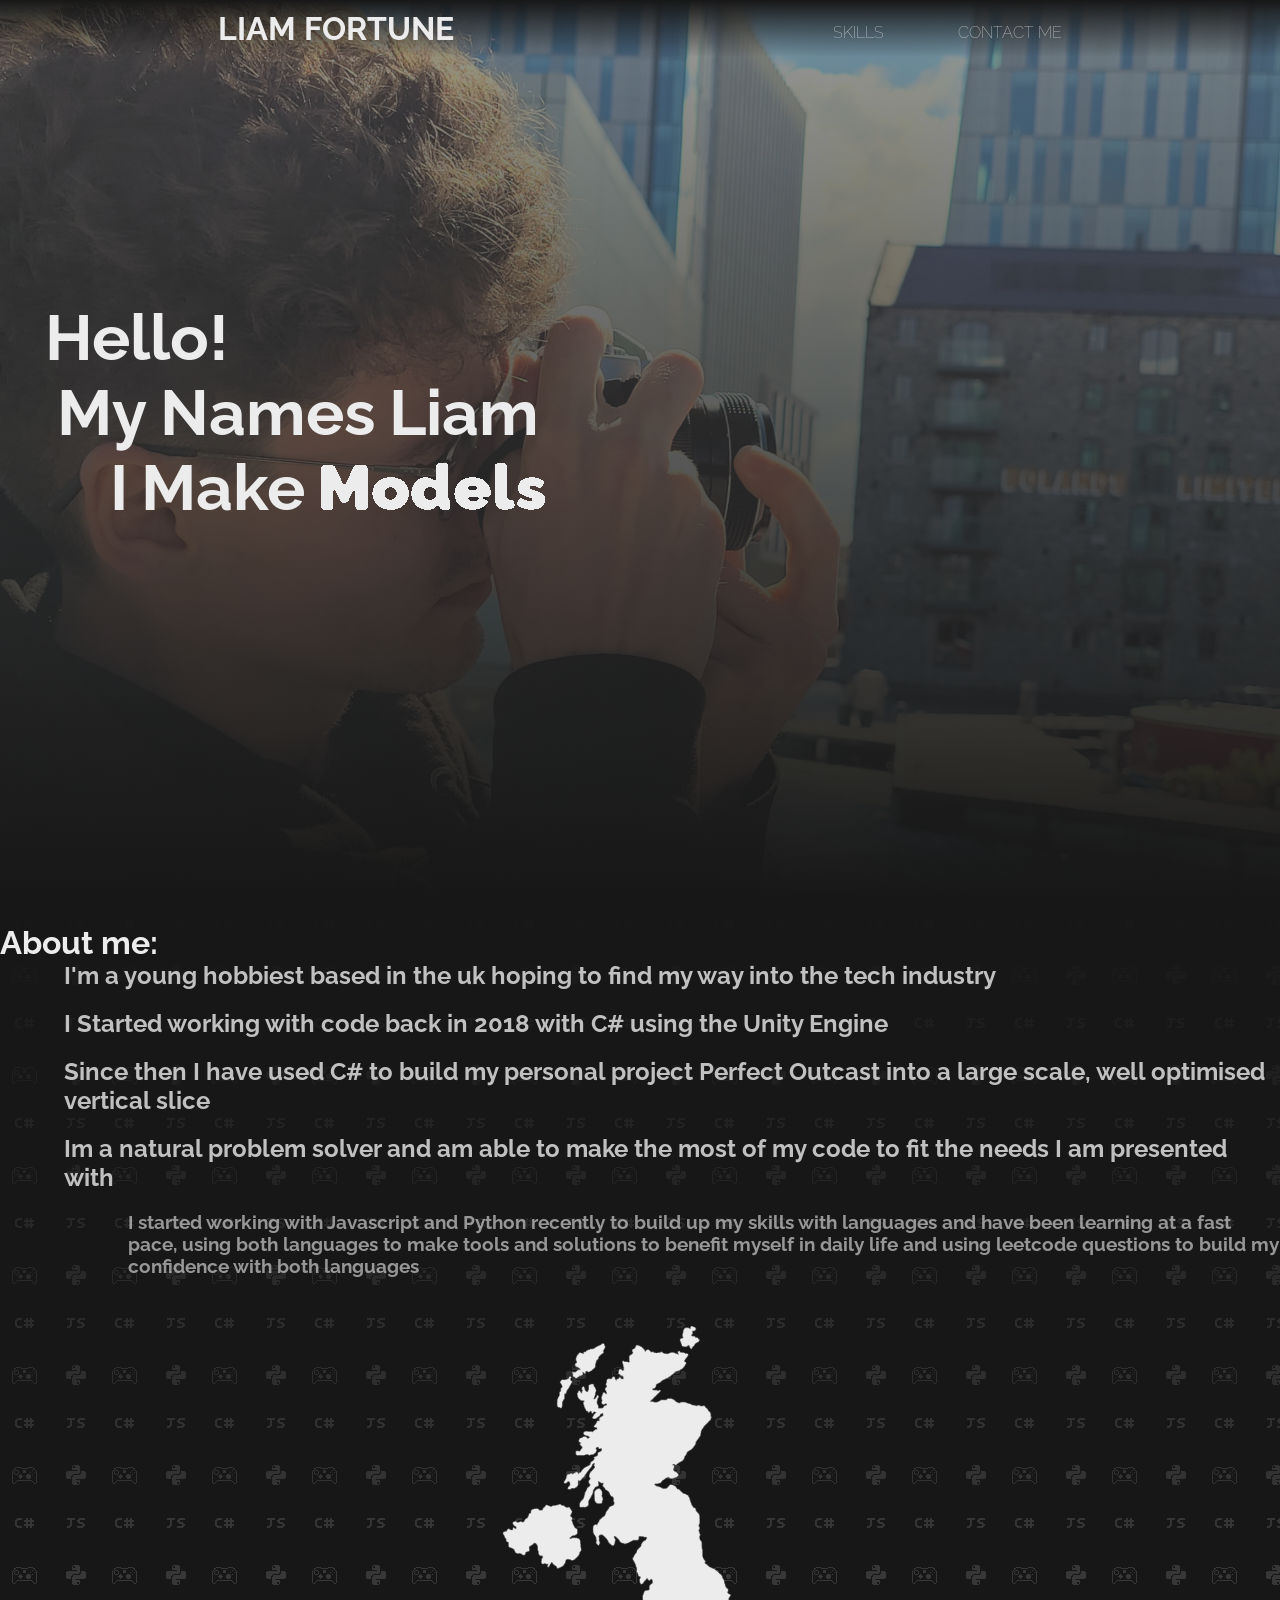
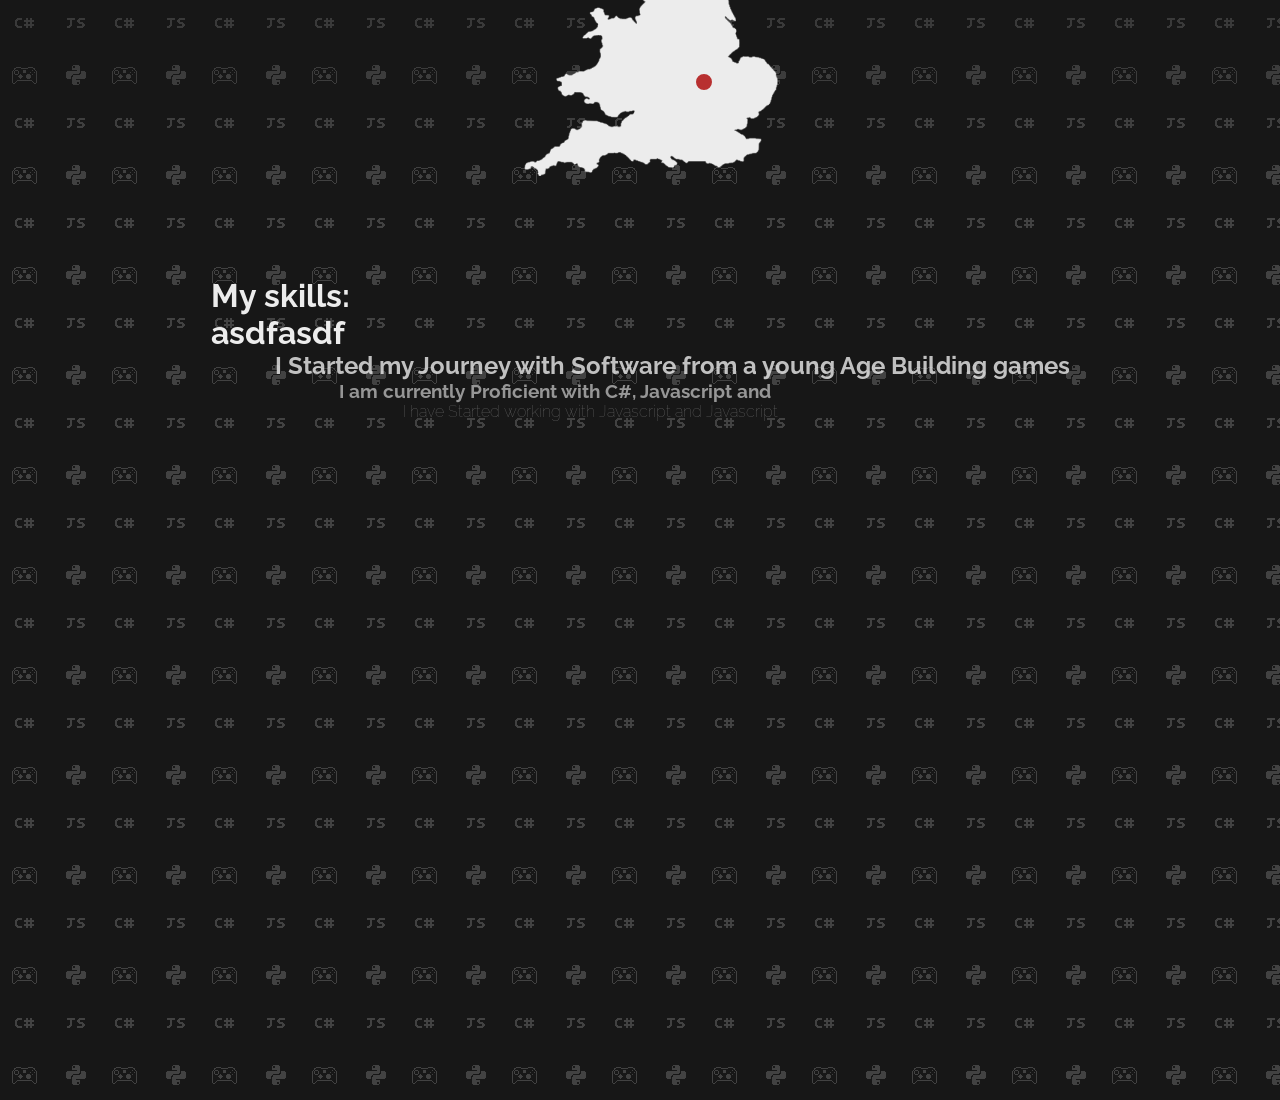
<file: index.html>
<!DOCTYPE html>
<html lang="en">

<head>
  <meta charset="UTF-8" />
  <meta http-equiv="X-UA-Compatible" content="IE=edge" />
  <meta name="viewport" content="width=device-width, initial-scale=1.0" />
  <title>Liam Fortune</title>
  <link rel="stylesheet" href="https://cdnjs.cloudflare.com/ajax/libs/animate.css/4.1.1/animate.min.css" />
  <link rel="stylesheet" href="https://fonts.googleapis.com/css?family=Roboto">
  <link rel="stylesheet" href="main.css" />
  <link rel="stylesheet" href="navigationbar.css" />
  <link rel="preconnect" href="https://fonts.googleapis.com">
<link rel="preconnect" href="https://fonts.gstatic.com" crossorigin>
<link href="https://fonts.googleapis.com/css2?family=Raleway:wght@100&display=swap" rel="stylesheet">
</head>

<header>
  <div class="container">

    <h2 class="logo" href="index.html"> LIAM FORTUNE</h2>
    <nav>
      <ul>
        <li><a href="My Skills.html">Skills </a></li>
        <li><a href="Contact Me.html" id="contact-me">Contact Me </a></li>
      </ul>
    </nav>


  </div>
</header>

<body>

  <main>
    <div class="page" id="introduction">
      <div id="hello">
        <h1 class="animate__animated animate__backInLeft">Hello!</h1>
        <li>
          <h2 class="animate__animated animate__backInLeft">My </h2>
          <h2 class="animate__animated animate__backInLeft">Names </h2>
          <h2 class="animate__animated animate__backInLeft"> Liam</h2>
        </li>
        <ul id="second-line">
          <h3 class="animate__animated animate__backInLeft">I</h3>
          <h3 class="animate__animated animate__backInLeft">Make </h3>
          <div id="morph-text" class="animate__animated animate__fadeInUp">
            <span id="text1"></span>
            <span id="text2"></span>
          </div>

          <svg id="filters">
            <defs>
              <filter id="threshold">
                <feColorMatrix in="SourceGraphic" type="matrix" values="1 0 0 0 0
                        0 1 0 0 0
                        0 0 1 0 0
                        0 0 0 255 -140" />
              </filter>
            </defs>
          </svg>
          
          
        </ul>
        
        
        
      </div>
    </div>

    <div class="page" id="short-about">
      <div class="coding-text">
        <h1>About me:</h1>
        <h2>I'm a young hobbiest based in the uk hoping to find my way into the tech industry</h2>
        <br/>
        <h2>I Started working with code back in 2018 with C# using the Unity Engine</h2>
        <br/>
        <h2>Since then I have used C# to build my personal project Perfect Outcast into a large scale, well optimised vertical slice</h2>
        <br/>
        <h2>Im a natural problem solver and am able to make the most of my code to fit the needs I am presented with</h2>
        <br/>
        <h3>I started working with Javascript and Python recently to build up my skills with languages and have been learning at a fast pace, using both languages to make tools and solutions to benefit myself in daily life and using leetcode questions to build my confidence with both languages</h3>
      </div>
      <div class="map">
        <div class="pin2"></div>
      </div>
      
    </div>

    <div class="page" id="short-about2">
      <div class="coding-text">
        <h1>My skills:</h1>
        <h1>asdfasdf</h1>
        <h2>I Started my Journey with Software from a young Age Building games</h2>
        <h3>I am currently Proficient with C#, Javascript and </h3>
        <p>I have Started working with Javascript and Javascript</p>
      </div>
      
      <div class="icons-home" id="icons-home">

      </div>
    </div>


  </main>


  <script src="main.js" async></script>


</body>

</html>
</file>
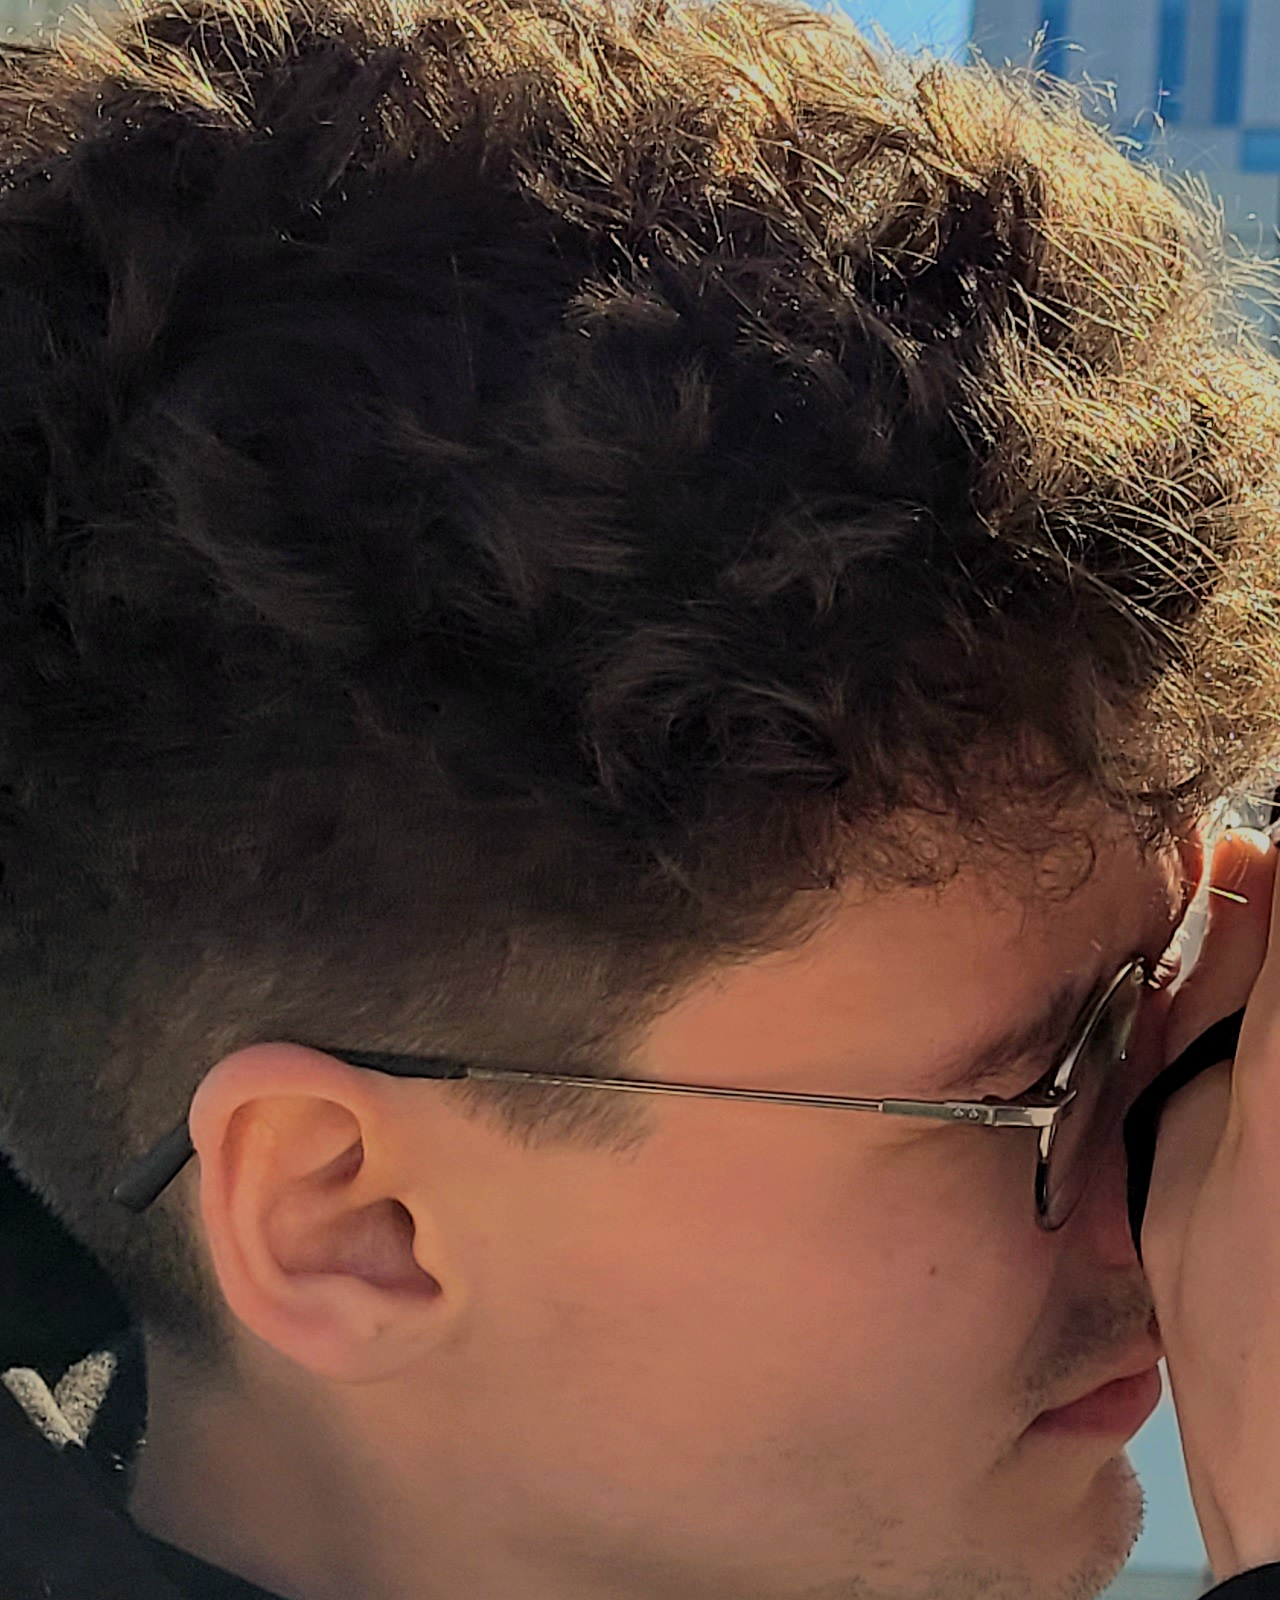
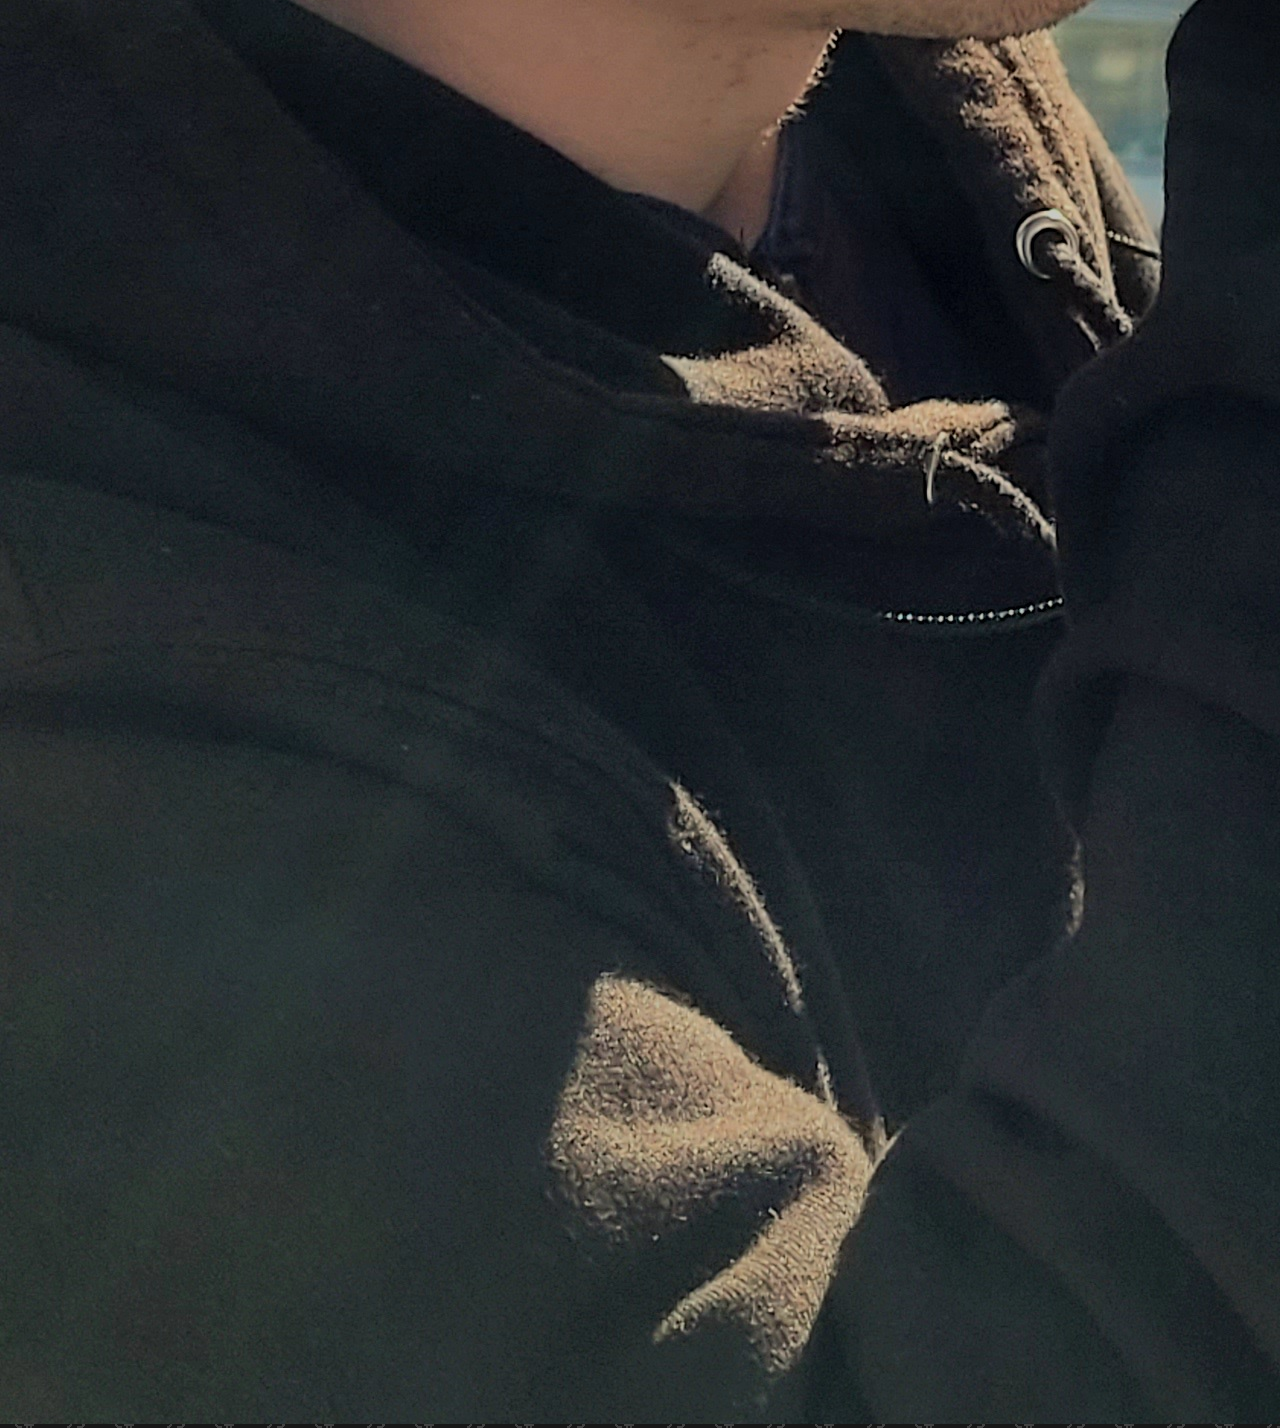
<file: base.html>
<!DOCTYPE html>
<html lang="en">
  <head>
    <meta charset="UTF-8" />
    <meta http-equiv="X-UA-Compatible" content="IE=edge" />
    <meta name="viewport" content="width=device-width, initial-scale=1.0" />
    <title>Liam Fortune</title>

    <link rel="stylesheet" href="main.css" />
  </head>
  
  <body>
    
    <main>
    
      
    
      <div id="head"></div>
      <div id="about-me" class="page">
        <img type="submit" id="me-pic" src="me pic 1.jpg" onclick="OpenIcon()" />
      </div>
      <div id="loading-bar-space">
        
      </div>  
      <div id="side-bar">
        
      </div>

    </main>
    <script src="main.js" async></script>
  </body>
</html>
</file>
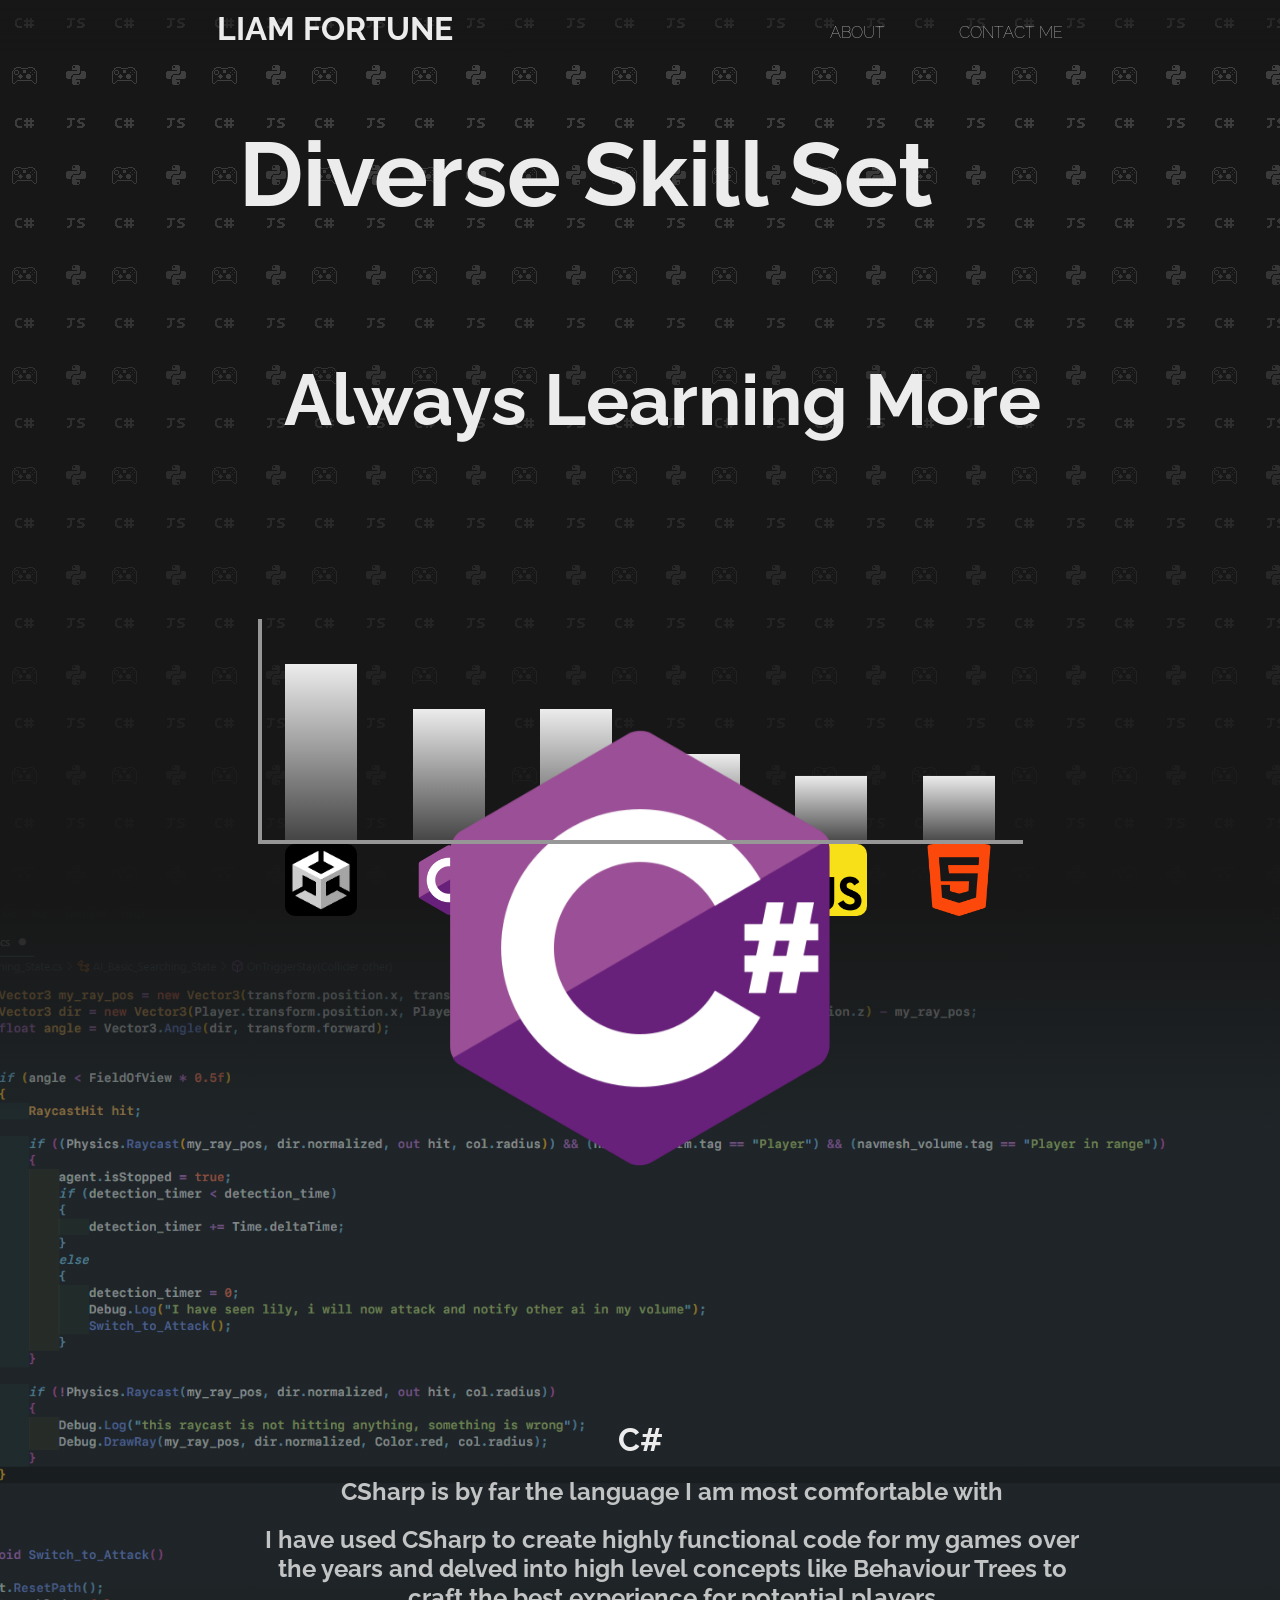
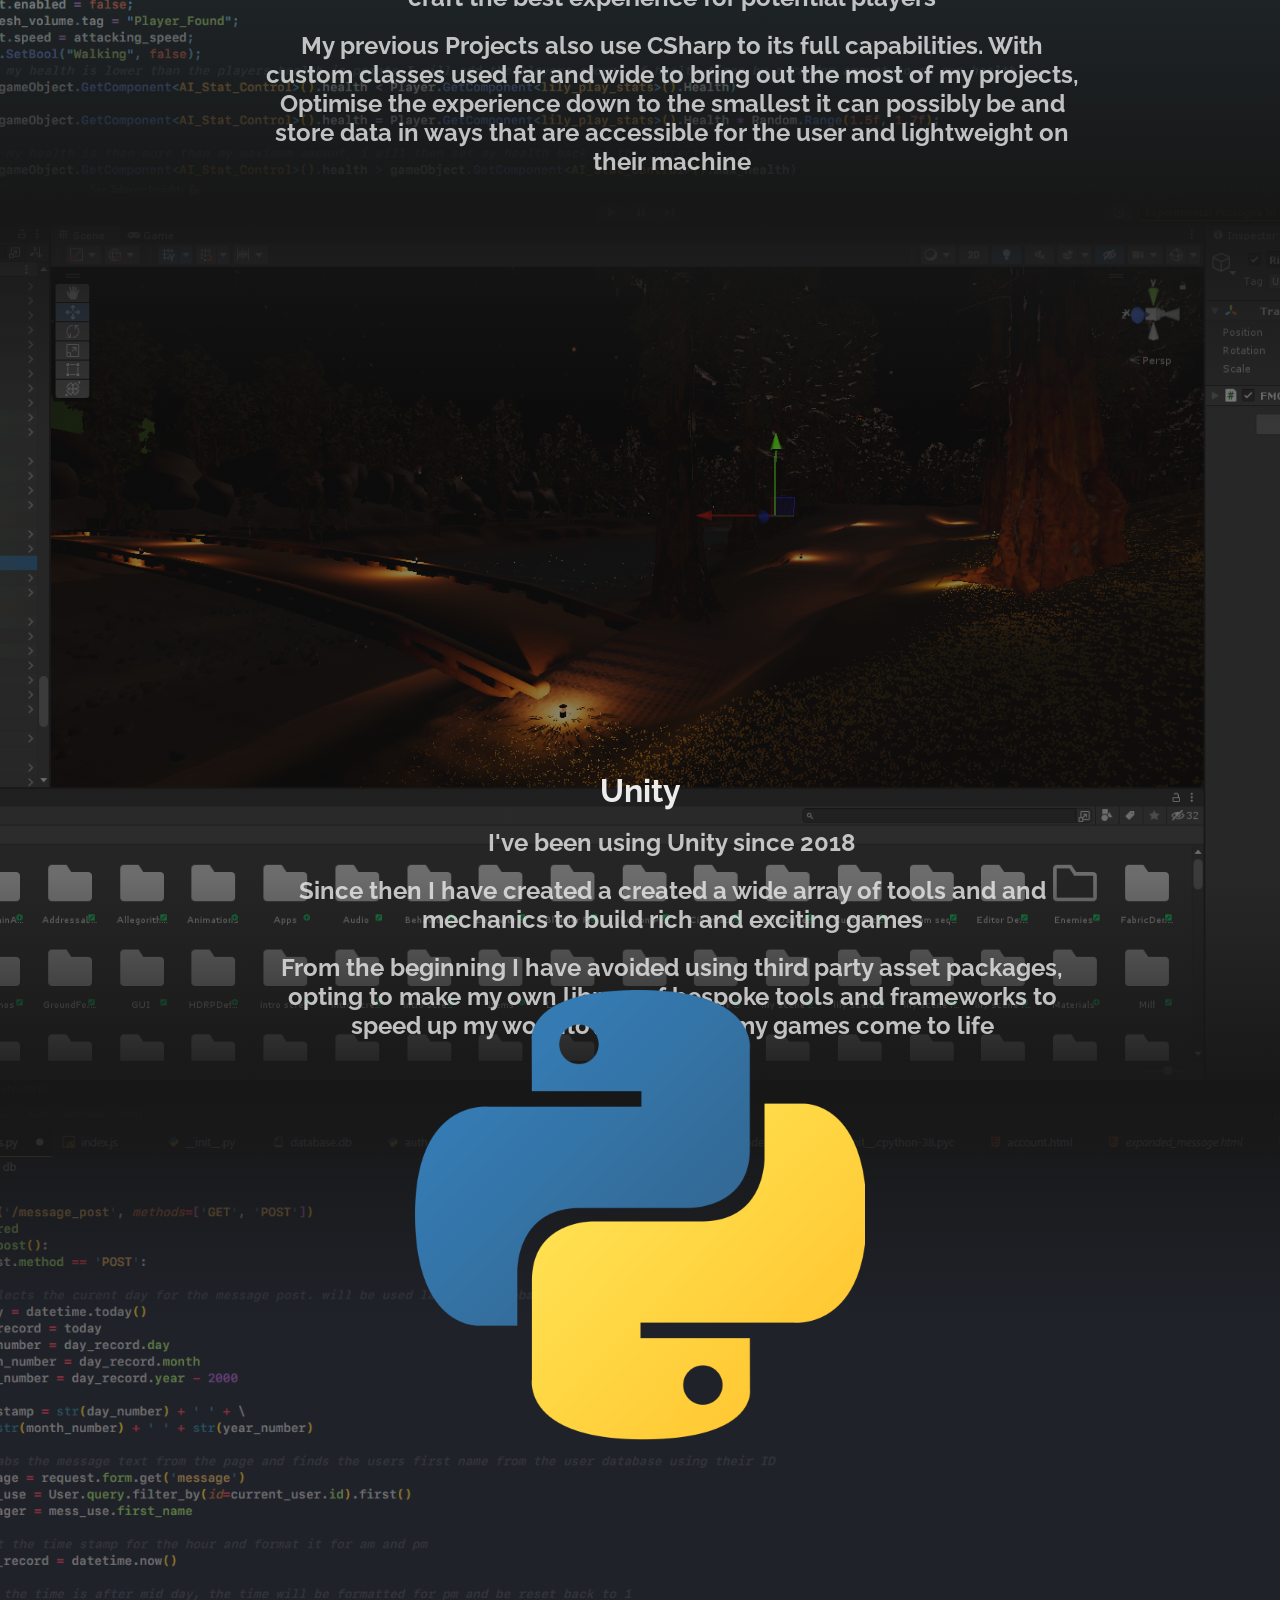
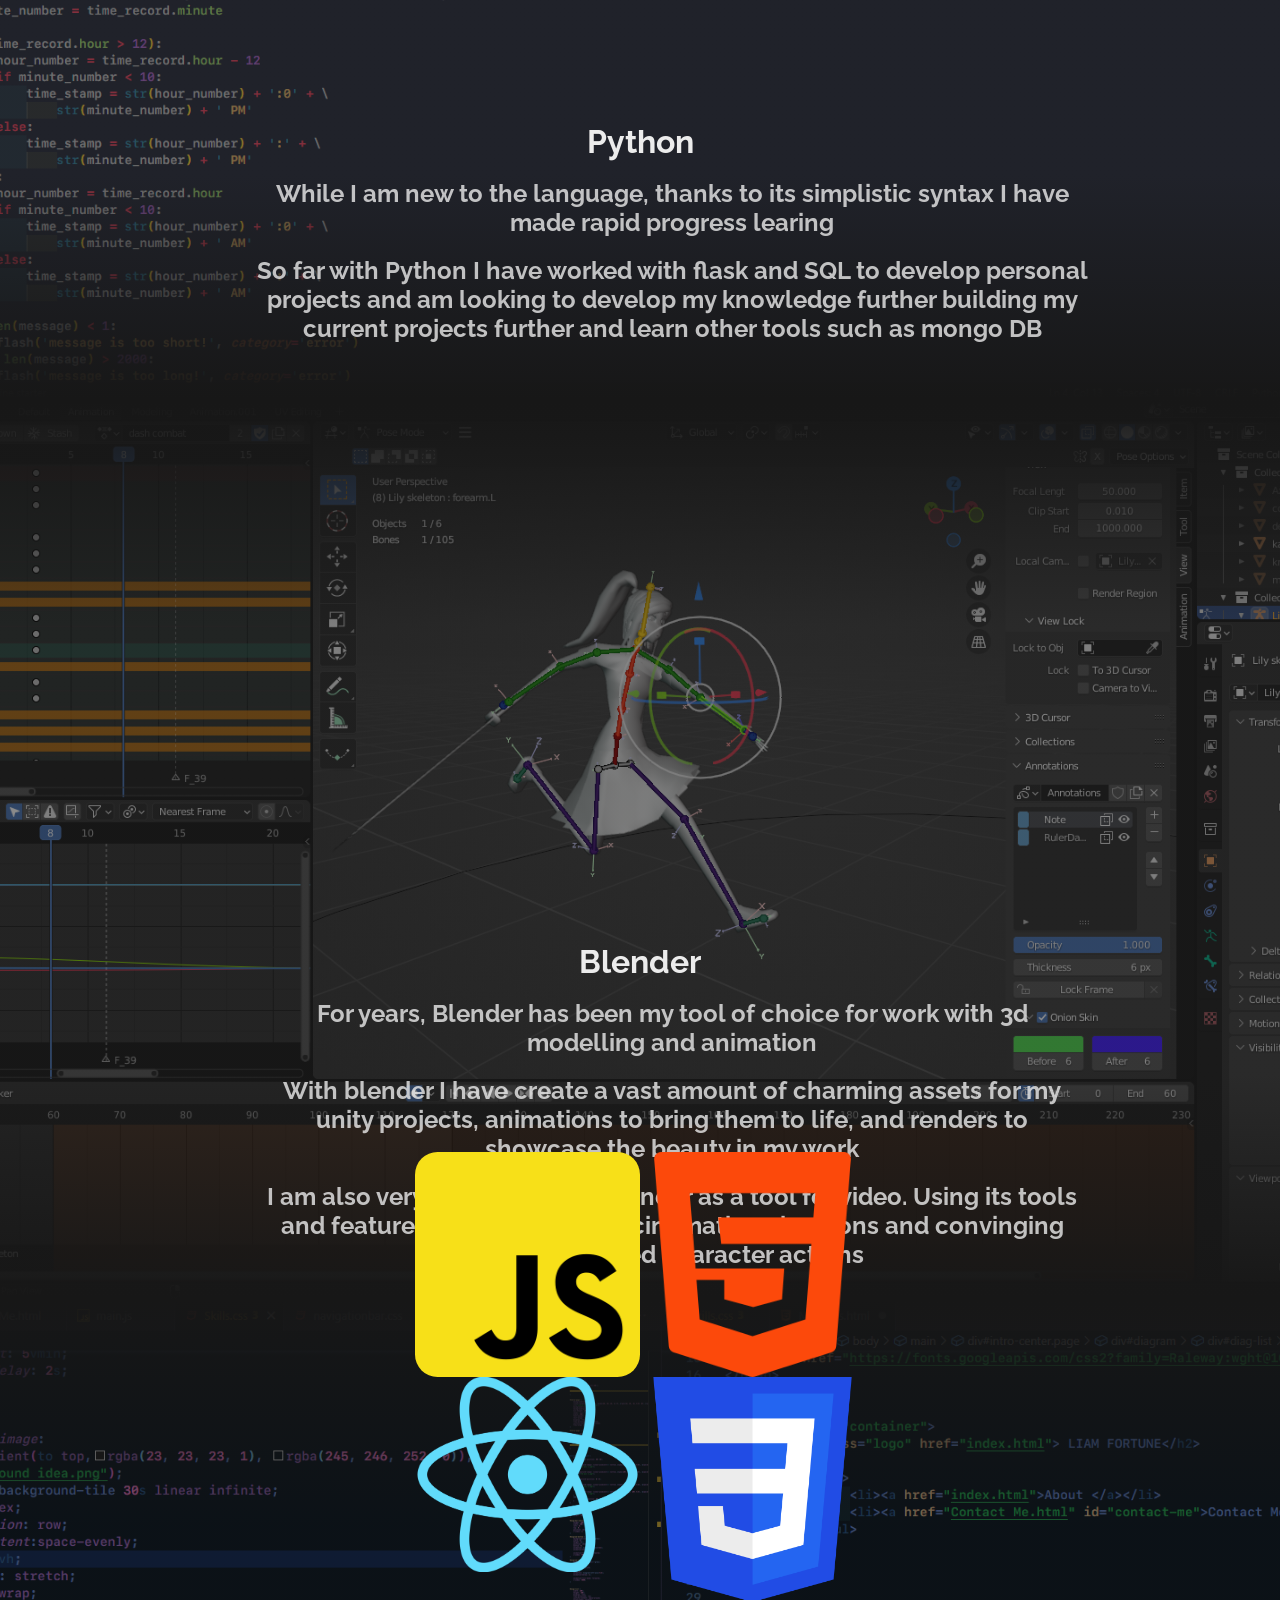
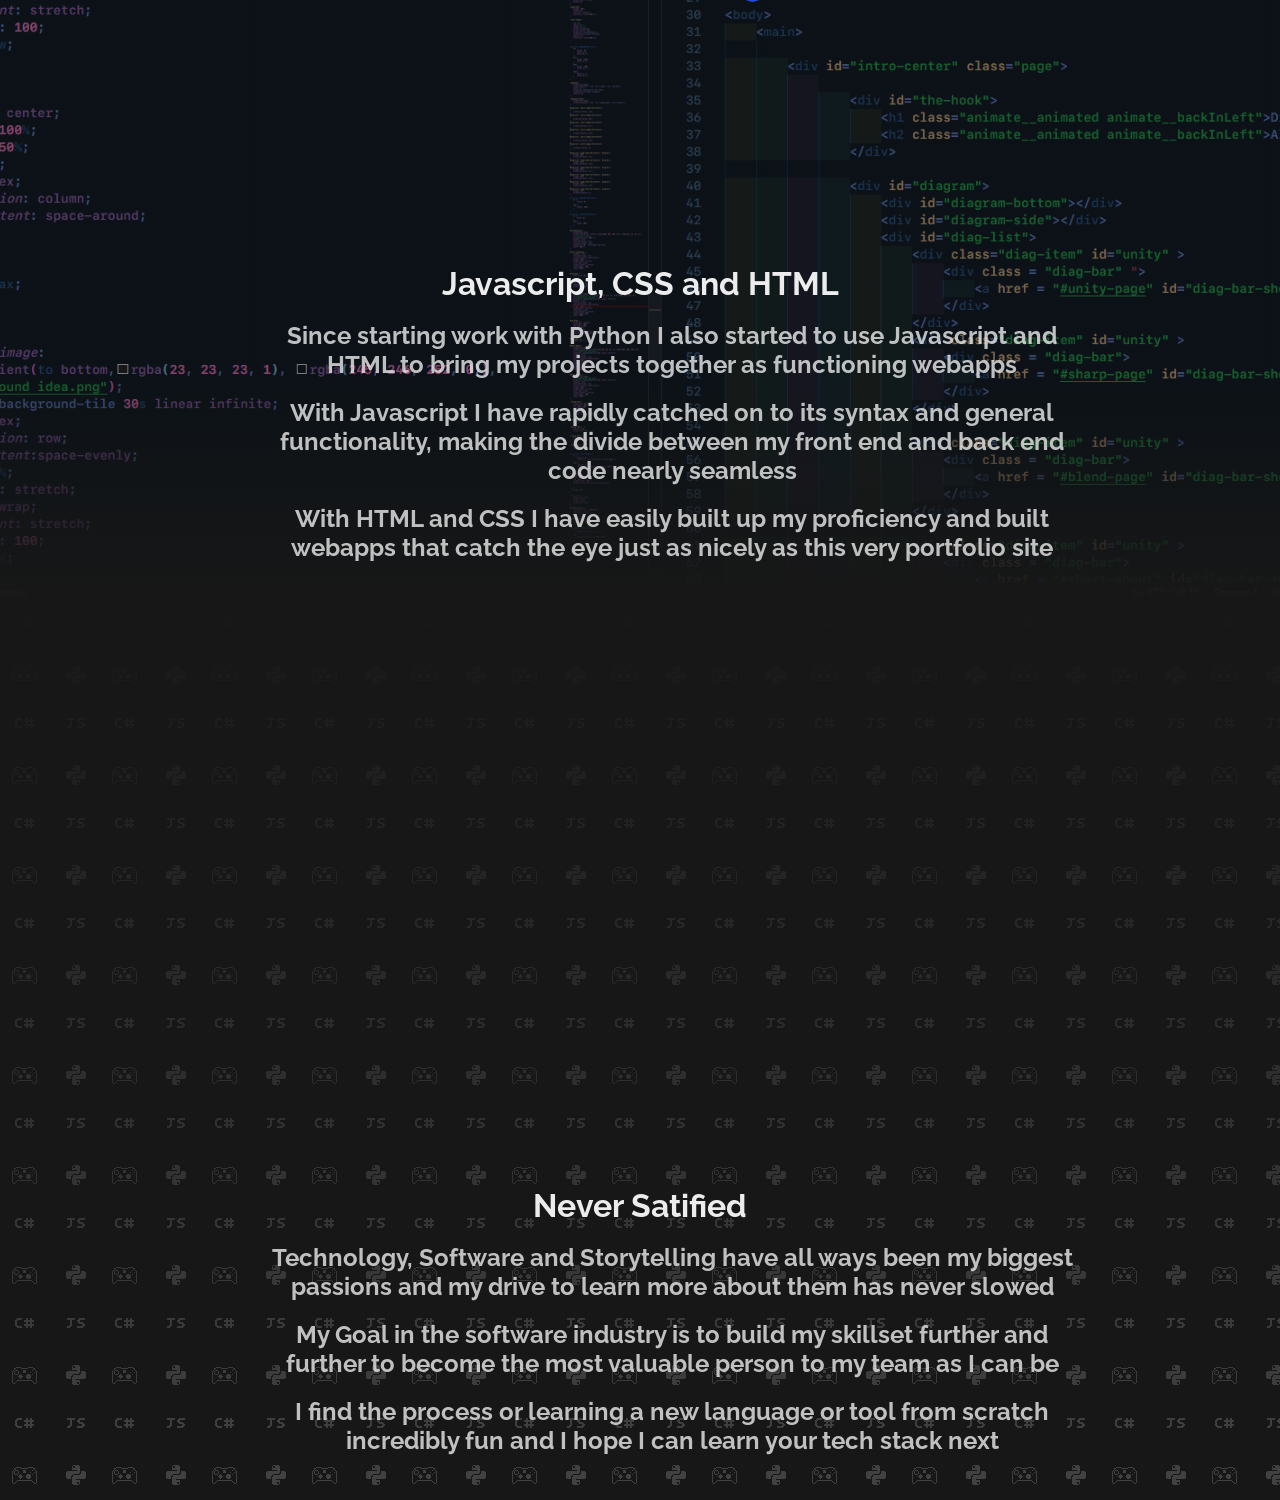
<file: My Skills.html>
<!DOCTYPE html>
<html lang="en">

<head>
    <meta charset="UTF-8" />
    <meta http-equiv="X-UA-Compatible" content="IE=edge" />
    <meta name="viewport" content="width=device-width, initial-scale=1.0" />
    <title>Liam Fortune</title>
    <link rel="stylesheet" href="https://cdnjs.cloudflare.com/ajax/libs/animate.css/4.1.1/animate.min.css" />
    <link rel="stylesheet" href="https://fonts.googleapis.com/css?family=Roboto">
    <link rel="stylesheet" href="Skills.css" />
    <link rel="stylesheet" href="animation.css" />
    <link rel="stylesheet" href="navigationbar.css" />
    <link rel="preconnect" href="https://fonts.googleapis.com">
    <link rel="preconnect" href="https://fonts.gstatic.com" crossorigin>
    <link href="https://fonts.googleapis.com/css2?family=Raleway:wght@100&display=swap" rel="stylesheet">
</head>

<header>
    <div class="container">
        <h2 class="logo" href="index.html"> LIAM FORTUNE</h2>
        <nav>
            <ul>
                <li><a href="index.html">About </a></li>
                <li><a href="Contact Me.html" id="contact-me">Contact Me </a></li>
            </ul>
        </nav>
    </div>
</header>

<body>
    <main>

        <div id="intro-center" class="page">

            <div id="the-hook">
                <h1 class="animate__animated animate__backInLeft">Diverse Skill Set</h1>
                <h2 class="animate__animated animate__backInLeft">Always Learning More</h2>
            </div>

            <div id="diagram">
                <div id="diagram-bottom"></div>
                <div id="diagram-side"></div>
                <div id="diag-list">
                    <div class="diag-item" id="unity">
                        <div class="diag-bar" ">
                                <a href = " #unity-page" id="diag-bar-shortcut"> </a>
                        </div>
                    </div>
                    <div class="diag-item" id="unity">
                        <div class="diag-bar">
                            <a href="#sharp-page" id="diag-bar-shortcut"> </a>
                        </div>
                    </div>

                    <div class="diag-item" id="unity">
                        <div class="diag-bar">
                            <a href="#blend-page" id="diag-bar-shortcut"> </a>
                        </div>
                    </div>

                    <div class="diag-item" id="unity">
                        <div class="diag-bar">
                            <a href="#python-page" id="diag-bar-shortcut"> </a>
                        </div>
                    </div>

                    <div class="diag-item" id="unity">
                        <div class="diag-bar">
                            <a href="#html-page" id="diag-bar-shortcut"> </a>
                        </div>
                    </div>
                    <div class="diag-item" id="unity">
                        <div class="diag-bar">
                            <a href="#html-page" id="diag-bar-shortcut"> </a>
                        </div>
                    </div>
                </div>
                <div id="diag-list">
                    <img src="1.png" class="skill-image" href="#short-about">
                    <img src="0.png" class="skill-image" href="#short-about">
                    <img src="3.png" class="skill-image" href="#short-about">
                    <img src="6.png" class="skill-image" href="#short-about">
                    <img src="2.png" class="skill-image" href="#short-about">
                    <img src="4.png" class="skill-image" href="#short-about">

                </div>
            </div>
        </div>


        <div class="intro-center" id="sharp-page">
            <div class="coding-text">
                <h1 class="slide-right2">C#</h1>
                <br />
                <h2 class="slide-right2">CSharp is by far the language I am most comfortable with</h2>
                <br />
                <h2 class="slide-right2">I have used CSharp to create highly functional code for my games over the years
                    and delved into high level concepts like Behaviour Trees to craft the best experience for potential
                    players</h2>
                <br />
                <h2 class="slide-right2">My previous Projects also use CSharp to its full capabilities. With custom
                    classes used far and wide to bring out the most of my projects, Optimise the experience down to the
                    smallest it can possibly be and store data in ways that are accessible for the user and lightweight
                    on their machine</h2>
            </div>
            <div class="skill-image-container">
                <img src="0.png" alt="" class="slide-left">
            </div>
        </div>

        <div class="intro-center" id="unity-page">
            <div class="coding-text">
                <h1 class="slide-left2">Unity</h1>
                <br />
                <h2 class="slide-left2">I've been using Unity since 2018</h2>
                <br />
                <h2 class="slide-left2">Since then I have created a created a wide array of tools and and mechanics to
                    build rich and exciting games</h2>
                <br />
                <h2 class="slide-left2">From the beginning I have avoided using third party asset packages, opting to
                    make my own library of bespoke tools and frameworks to speed up my workflow and make my games come
                    to life</h2>
                <br />
                <h2 class="slide-left2"></h2>

            </div>
            <div class="skill-image-container">
                <img src="1.png" alt="" class="slide-right">
            </div>
        </div>

        <div class="intro-center" id="python-page">
            <div class="coding-text">
                <h1 class="slide-right2">Python</h1>
                <br />
                <h2 class="slide-right2">While I am new to the language, thanks to its simplistic syntax I have made
                    rapid progress learing</h2>
                <br />
                <h2 class="slide-right2">So far with Python I have worked with flask and SQL to develop personal
                    projects and am looking to develop my knowledge further building my current projects further and
                    learn other tools such as mongo DB</h2>

            </div>
            <div class="skill-image-container">
                <img src="6.png" alt="" class="slide-left">
            </div>

        </div>

        <div class="intro-center" id="blend-page">
            <div class="coding-text">
                <h1 class="slide-left2">Blender</h1>
                <br />
                <h2 class="slide-left2">For years, Blender has been my tool of choice for work with 3d modelling and
                    animation</h2>
                <br />
                <h2 class="slide-left2">With blender I have create a vast amount of charming assets for my unity
                    projects, animations to bring them to life, and renders to showcase the beauty in my work</h2>
                <br />
                <h2 class="slide-left2">I am also very confident with Blender as a tool for video. Using its tools and
                    features to make enticing cinematic animations and convinging motion tracked character actions</h2>

            </div>
            <div class="skill-image-container">
                <img src="3.png" alt="" class="slide-right">
            </div>
        </div>

        <div class="intro-center" id="html-page">
            <div class="coding-text">
                <h1 class="slide-right2">Javascript, CSS and HTML</h1>
                <br />
                <h2 class="slide-right2">Since starting work with Python I also started to use Javascript and HTML to
                    bring my projects together as functioning webapps</h2>
                <br />
                <h2 class="slide-right2">With Javascript I have rapidly catched on to its syntax and general
                    functionality, making the divide between my front end and back end code nearly seamless</h2>
                <br />
                <h2 class="slide-left2">With HTML and CSS I have easily built up my proficiency and built webapps that
                    catch the eye just as nicely as this very portfolio site</h2>

            </div>
            <div class="skill-image-container">
                <div class="react-container">
                    <img src="2.png" alt="" class="opacitytrans">
                    <img src="4.png" alt="" class="opacitytrans">
                    <img src="7.png" alt="" class="opacitytrans">
                    <img src="5.png" alt="" class="opacitytrans">
                </div>
            </div>
        </div>
        
        <div class="intro-center" id="more-page">
            <div class="coding-text">
                <h1 class="slide-right2">Never Satified</h1>
                <br />
                <h2 class="slide-right2">Technology, Software and Storytelling have all ways been my biggest passions and my drive to learn more about them has never slowed</h2>
                <br />
                <h2 class="slide-right2">My Goal in the software industry is to build my skillset further and further to become the most valuable person to my team as I can be</h2>
                <br />
                <h2 class="slide-left2">I find the process or learning a new language or tool from scratch incredibly fun and I hope I can learn your tech stack next</h2>

            </div>
            <div class="skill-image-container">
                <div class="icons-home" id="icons-home">

                </div>
            </div>
        </div>




    </main>


    <script src="Skills.js" async></script>
    <script src="animationcontrol.js" async></script>



</body>

</html>
</file>
<file: main.css>
:root {
    --darkest: rgba(23, 23, 23, 1);
    --darker: #424242;
    --dark: rgb(109, 109, 109);
    --grey: #979797;
    --semilight: #c2c2c2;
    --light: #ececec;
    --mecute: "me pic 1.jpg";
    --grad: linear-gradient(90deg, rgba(2,0,36,1) 0%, rgba(9,9,121,1) 35%, rgba(0,212,255,1) 100%);
    --highlight1: rgb(184, 48, 48);
    --highlight2: rgb(48, 112, 184);
}

@import url("https://fonts.googleapis.com/css?family=Raleway:900&display=swap");

* {
    box-sizing: border-box;
    margin: 0;
    font-family: "Raleway", sans-serif;

}

.page {
    background-color: var(--darkest);
    background-image: url("background idea.png");
    min-height: 100vh;
    color: var(--light);
    width: 100%;
    font-weight: 100;
}

@keyframes intro_back {
    0%{
        background-position: 50% 50%;
    }
    20%{
        background-image: linear-gradient(to bottom, rgba(109, 109, 109, 0.5), rgba(23, 23, 23, 1)),
        url("me pic 1.jpg");
    }
    40%{
        background-image: linear-gradient(to bottom, rgba(109, 109, 109, 0.5), rgba(23, 23, 23, 1)),
        url("me pic 2.jpg");
    }
    50% {    
        background-position: 0% 0%;
    }
    60%{
        background-image: linear-gradient(to bottom, rgba(109, 109, 109, 0.5), rgba(23, 23, 23, 1)),
        url("me pic 3.jpg");
    }
    80%{
        background-image: linear-gradient(to bottom, rgba(109, 109, 109, 0.5), rgba(23, 23, 23, 1)),
        url("me pic 4.jpg");
    }
    100%{
        background-position: 50% 50%;
    }
}

#introduction {
    background-image:
    linear-gradient(to bottom, rgba(109, 109, 109, 0.5), rgba(23, 23, 23, 1)),
    url("me pic 1.jpg");
    background-size: 100vmax;
    display: flex;
    flex-direction: row;
    justify-content: left;
    animation: 30s  intro_back infinite;
    width: 100vw;
}

#short-about {
    background-image:
    linear-gradient(to bottom,rgba(23, 23, 23, 1), rgba(245, 246, 252, 0)),
    url("background idea.png");
    animation: background-tile 30s linear infinite;
    display: flex;
    flex-direction: row;
    justify-content:space-evenly;
    height: 100%;
    align-items: stretch;
    flex-wrap: wrap;
    align-content: stretch;
    font-weight: 100;
    width: 100vw;
}

#short-about2 {
    background-image:
    url("background idea.png");
    animation: background-tile 30s linear infinite;
    display: flex;
    flex-direction: row;
    justify-content:space-evenly;
    height: 100%;
    align-items: stretch;
    flex-wrap: wrap;
    align-content: stretch;
    font-weight: 100;
    width: 100vw;
}

.coding-text {
    align-self: center;
    max-width: 100%;
    min-width: 50%;
    height: 50%;
    display: flex;
    flex-direction: column;
    justify-content: space-around;
}
.coding-text h1 {
    opacity: 1;    
}

.coding-text h2 {
    opacity: 0.8;
    margin-left: 5vw;
}

.coding-text h3 {
    opacity: 0.6;
    margin-left: 10vw;
}

.coding-text p {
    opacity: 0.4;
    margin-left: 15vw;
}

.icons-home {
    align-self: center;
    width: 50vmin;
    height: 50vmin;
    display: flex;
    flex-direction: column;
    align-items: center;
}

#hello {
    display: flex;
    flex-direction: column;
    justify-content: center;
    font-weight: 900;
    padding-left: 2.5vw;
}

#hello li {
    display: flex;
    flex-direction: row;
    padding: 0,0;
    margin-left: 2.5%;
    flex-wrap: nowrap;
    align-self: stretch;
    font-weight: 500;
}

#second-line {
    display: flex;
    flex-direction: row;
    padding: 0,0;
    margin-left: 5%;
    flex-wrap: nowrap;
    width: 5rem;
    align-self: stretch;
    height: min-content;
}

#introduction h1 {
    color: var(--light);
    font-size: 5vmax;
    padding-left: 1vw;
    transition: color 0.5s;
    overflow-wrap: unset;    
}

#introduction h1:hover {
    color: crimson
}

#introduction h2 {
    color: var(--light);
    font-size: 5vmax;
    padding-left: 1vw;
    transition: all 0.5s;
    overflow-wrap: unset;
}

#introduction h2:nth-child(1) {
    animation-delay: 1s;
}

#introduction h2:nth-child(1):hover {
    color: var(--grey);
}

#introduction h2:nth-child(2) {
    animation-delay: 1.2s;
}

#introduction h2:nth-child(2):hover {
    color: var(--grey);
}

#introduction h2:nth-child(3) {
    animation-delay: 1.4s;
}

#introduction h2:nth-child(3):hover {
    color: var(--highlight1);
}

#hello h3:nth-child(1) {
    animation-delay: 2.6s;
}
#hello h3:nth-child(1):hover {
    color: var(--grey);
}

#hello h3:nth-child(2) {
    animation-delay: 2.8s;
}

#hello h3:nth-child(2):hover {
    color: var(--grey);
}

#hello h3:nth-child(3) {
    animation-delay: 3.2s;
}

#hello h3:nth-child(3):hover {
    color: var(--highlight1);
}

#hello h3:nth-child(4) {
    animation-delay: 3.4s;
}

#hello h3:nth-child(4):hover {
    color: var(--grey);
}

.map {
    background-image: url("UKSilhouette.png");
    width: 50vmin;
    height: 50vmin;
    background-size: cover;
    align-self: center;

}

.pin2 {
    position: relative;
    left: 62.5%;
    top: 77.3333333333%;
    border-radius: 50%;
    border: 8px solid var(--highlight1);
    width: 8px;
    
    height: 8px;

    animation-delay: 1s;
    
}

.map-animation {
    animation: map-spawn 1s;
    animation-fill-mode: forwards;
}

.pin-animation {
    animation: pin-spawn 1s;
    animation-fill-mode: forwards;
    animation-delay: 1s;
}

@keyframes map-spawn {
    0% {
        opacity: 0;
        transform: rotate(-360deg);
    }
    100% {
        opacity: 1;
        transform: rotate(360deg);
    }
}

@keyframes pin-spawn {
    0% {
        border: 200px solid var(--highlight1);
        opacity: 0;
        width: 200px;
        height: 200px;
    }

    80% {
        border: 4px solid var(--highlight1);
        opacity: 1;
        width: 4px;
        height: 4px;

    }
    90% {
        border: 20px solid var(--highlight1);
        opacity: 1;
        width: 20px;
        height: 20px;
    }

    100% {
        border: 8px solid var(--highlight1);
        opacity: 1;
        width: 8px;
        height: 8px;
    }
}


#introduction h2:hover {
    color: var(--highlight1);
}

#introduction h3 {
    color: var(--light);
    font-size: 5vmax;
    padding-left: 1vw;
    animation-delay: 1s;
    transition: all 0.5s;
    overflow-wrap:normal
}

@keyframes iconslideshow {
    0% {
        opacity: 0;
        transform: rotate(-360deg);
    }
    10% {
        opacity: 1;
        transform: rotate(0deg);
    }
    90% {
        opacity: 1;
        transform: rotate(0deg);
    }
    100% {
        opacity: 0;
        transform: rotate(360deg);
    }
}

.icon-pic-new {
    width: 80%;
    left: 50%;
    top: 50%;
    border-radius: 50px;
    animation: 2s ease-in-out iconslideshow;
}

body {
    margin: 0px;
}

#morph-text {
    width: auto;
    height: 2vw;
    padding-left: 1vw;
    filter: url(#threshold) blur(0.6px);
    animation-delay: 3.2s;
    color: var(--light);
    transition: color 1s;
}

#text1,
#text2 {
    position: absolute;
    width: 100%;
    display: inline-block;
    font-size: 5vmax;
    text-align: left;
    font-weight: 900;
}

#morph-text:hover {
    color: var(--highlight1);
}

input, button {
    appearance: none;
    border: none;
    outline: none;
    background: none;
}

#contact-button {
    background-color: #979797;
    font-size: large;
    font-family: sans-serif;
}

#contact-me:hover {
    color: var(--highlight1);
    font-weight: 900;
}

@keyframes background-tile {
    0% {
        background-position: 0%, 0%;
    }
    100% { 
        background-position: 100%, 100%;
        
    }
}
</file>
<file: navigationbar.css>
header {
    position: fixed;
    width: 100%;
    background-image:
    linear-gradient(to bottom,rgba(23, 23, 23, 1), rgba(245, 246, 252, 0));
    z-index: 9999;
}

header h2 {
    font-size: 2rem;
    color: var(--light);
}

html {
    scroll-behavior: smooth;
}
.container {
    font-family: "Roboto Condensed", "Helvetica",sans-serif;
    width: 90%;
    margin: 0 auto;
    display: flex;
    flex-direction: row;
    justify-content: space-around;
    z-index: 10000;
    font-weight: 500;
}

header::after {
    content: '';
    display: table;
    clear: both;
}

.logo {
    float: left;
    padding: 10px 0;
}

nav {
    float: right;
}

nav ul {
    margin: 0;
    padding: 0;
    list-style: none;
}

nav li {
    display: inline-block;
    margin-left: 70px;
    padding-top: 23px;
    position: relative;
}

nav a {
    color: var(--light);
    text-decoration: none;
    text-transform: uppercase;
    font-weight: 100;
}

nav a:hover {
    color: var(--light);
    font-weight: 900;
}

nav a::before {
    content: '';
    display: block;
    height: 3px;
    width: 0%;
    background-color: var(--light);
    position: absolute;
    top: 0%;
    transition: all 0.2s;
}

nav a:hover::before{
    width: 100%;
}
</file>
<file: Skills.css>
:root {
    --darkest: rgba(23, 23, 23, 1);
    --darker: #424242;
    --dark: rgb(109, 109, 109);
    --grey: #979797;
    --semilight: #c2c2c2;
    --light: #ececec;
    --mecute: "me pic 1.jpg";
    --grad: linear-gradient(90deg, rgba(2,0,36,1) 0%, rgba(9,9,121,1) 35%, rgba(0,212,255,1) 100%);
    --highlight1: rgb(184, 48, 48);
    --highlight2: rgb(48, 112, 184);
}

@import url("https://fonts.googleapis.com/css?family=Raleway:900&display=swap");



* {
    box-sizing: border-box;
    margin: 0;
    font-family: "Raleway", sans-serif;
}

@keyframes iconslideshow2 {
    0% {
        opacity: 0;
        transform: rotate(-360deg);
    }
    10% {
        opacity: 1;
        transform: rotate(0deg);
    }
    90% {
        opacity: 1;
        transform: rotate(0deg);
    }
    100% {
        opacity: 0;
        transform: rotate(360deg);
    }
}

.icon-pic-new {
    
   
    max-width: 50vmin;
    max-height: 50vmin;
    border-radius: 50px;
    animation: 2s ease-in-out iconslideshow2;
}


.page {
    background-color: var(--darkest);
    background-image: url("background idea.png");
    min-height: 100vh;
    color: var(--light);
    width: 100%;
    font-weight: 100;
    
}

#unity-page {
    background-image:
    linear-gradient(to bottom, rgba(23, 23, 23, 1) 0%, rgba(23, 23, 23, 0.5) 25%, rgba(23, 23, 23, 0.5) 75%, rgba(23, 23, 23, 1) 100%),
    url("unity screenshot.png");
    background-size: cover;
    background-position: 50%;
    min-height: 100vh;
    color: var(--light);
    width: 100%;
    font-weight: 100;
    text-align: center;
    display: flex;
    flex-direction: row;
    justify-content: space-around;
    flex-wrap: wrap-reverse;
}

#unity-page img {
    border-radius: 100%;
    max-width: 50vmin;
    max-height: 50vmin;
    bottom: 50%;
    opacity: 0;
}

#unity-page div {

}

#more-page {
    background-image:
    linear-gradient(to bottom,rgba(23, 23, 23, 1), rgba(245, 246, 252, 0)),
    url("background idea.png");
    animation: background-tile 30s linear infinite;

    min-height: 100vh;
    color: var(--light);
    width: 100%;
    font-weight: 100;
    text-align: center;
    display: flex;
    flex-direction: row;
    justify-content: space-around;
    flex-wrap: wrap-reverse;
}

.skill-image-container {


    height: 50vmin;
    width: 50vmin;
    transform: translateY(-50%);

}

#blend-page {
    background-image:
    linear-gradient(to bottom, rgba(23, 23, 23, 1) 0%, rgba(23, 23, 23, 0.5) 25%, rgba(23, 23, 23, 0.5) 75%, rgba(23, 23, 23, 1) 100%),
    url("blender screenshot.png");
    background-size: cover;
    background-position: 50%;
    min-height: 100vh;
    color: var(--light);
    width: 100%;
    font-weight: 100;
    text-align: center;
    display: flex;
    flex-direction: row;
    justify-content: space-around;
    flex-wrap: wrap-reverse;
}

#blend-page img {

    max-width: 50vmin;
    max-height: 50vmin;
    bottom: 50%;
    opacity: 0;
}

#blend-page div {

}


#sharp-page {
    background-image:
    linear-gradient(to bottom, rgba(23, 23, 23, 1) 0%, rgba(23, 23, 23, 0.5) 25%, rgba(23, 23, 23, 0.5) 75%, rgba(23, 23, 23, 1) 100%),
    url("csharp screenshot.png");
    background-size: cover;
    background-position: 50%;
    min-height: 100vh;
    color: var(--light);
    width: 100%;
    font-weight: 100;
    text-align: center;
    display: flex;
    flex-direction: row-reverse;
    justify-content: space-around;
    flex-wrap: wrap-reverse;
}

#sharp-page img {

    max-width: 50vmin;
    max-height: 50vmin;
    bottom: 50%;
    opacity: 0;
}

#sharp-page div {
    
}

#html-page {
    background-image:
    linear-gradient(to bottom, rgba(23, 23, 23, 1) 0%, rgba(23, 23, 23, 0.5) 25%, rgba(23, 23, 23, 0.5) 75%, rgba(23, 23, 23, 1) 100%),
    url("html screenshot.png");
    background-size: cover;
    background-position: 50%;
    min-height: 100vh;
    color: var(--light);
    width: 100%;
    font-weight: 100;
    text-align: center;
    display: flex;
    flex-direction: row-reverse;
    justify-content: space-around;
    flex-wrap: wrap-reverse;
}

#html-page img:nth-child(1) {

    max-width: 25vmin;
    max-height: 25vmin;
    top: 0%;
    left: 0%;
    position:fixed;
    border-radius: 10%;
    animation-delay: 0.25s;

    animation: rotate-around 8s infinite linear;
}

#html-page img:nth-child(2) {

    max-width: 25vmin;
    max-height: 25vmin;
    top: 0%;
    left: 50%;
    position: fixed;
    animation: rotate-around 8s infinite linear;

}


#html-page img:nth-child(3) {

    max-width: 25vmin;
    max-height: 25vmin;
    top: 50%;
    left: 0%;
    position: fixed;
    
    animation: rotate-around 8s infinite linear;
}
#html-page img:nth-child(4) {

    max-width: 25vmin;
    max-height: 25vmin;
    top: 50%;
    left: 50%;
    position: fixed;
    
    animation: rotate-around 8s infinite linear;
}

@keyframes rotate-around {
    0%{
        transform: rotate(0deg);

    }
    100%{
        transform: rotate(-360deg);
        
    }
}

.react-container {

width: 50vmin;
height: 50vmin;

top: 50%;
left: 50%;



animation: react-rotate 8s linear infinite;

}





@keyframes react-rotate {
    0%{
        transform: rotate(0deg);

    }
    100%{
        transform: rotate(360deg);
        
    }
}



#html-page div {
       
}





#python-page {
    background-image:
    linear-gradient(to bottom, rgba(23, 23, 23, 1) 0%, rgba(23, 23, 23, 0.5) 25%, rgba(23, 23, 23, 0.5) 75%, rgba(23, 23, 23, 1) 100%),
    url("python screenshot.png");
    background-size: cover;
    background-position: 50%;
    min-height: 100vh;
    color: var(--light);
    width: 100%;
    font-weight: 100;
    text-align: center;
    display: flex;
    flex-direction: row-reverse;
    justify-content: space-around;
    flex-wrap: wrap-reverse;
}

#python-page img {

    max-width: 50vmin;
    max-height: 50vmin;
    bottom: 50%;
    opacity: 0;
}

#python-page div {
    
}


@keyframes intro_back {
    0%{
        background-position: 50% 50%;
    }
    20%{
        background-image: linear-gradient(to bottom, rgba(109, 109, 109, 0.5), rgba(23, 23, 23, 1)),
        url("me pic 1.jpg");
    }
    40%{
        background-image: linear-gradient(to bottom, rgba(109, 109, 109, 0.5), rgba(23, 23, 23, 1)),
        url("me pic 2.jpg");
    }
    50% {    
        background-position: 0% 0%;
    }
    60%{
        background-image: linear-gradient(to bottom, rgba(109, 109, 109, 0.5), rgba(23, 23, 23, 1)),
        url("me pic 3.jpg");
    }
    80%{
        background-image: linear-gradient(to bottom, rgba(109, 109, 109, 0.5), rgba(23, 23, 23, 1)),
        url("me pic 4.jpg");
    }
    100%{
        background-position: 50% 50%;
    }
}


#diagram {
    align-self: center;
    position: relative;
    width: 85vmin;
    height: 25vmin;
}

#diag-bar-shortcut {
    height: 100%;
    width: 100%;
    left: 0;
    top: 0;
    position: absolute;     
    z-index: 1;
}

#diagram-bottom {
    background-color: var(--grey);
    width: 0%;
    height: 4px;
    position: absolute;
    bottom: 0;
    animation: diagram-bot-anim 0.5s;
    animation-delay: 1s;

    animation-fill-mode: forwards;
    z-index: 9999;
}

#diagram-side {
    background-color: var(--grey);
    width: 4px;
    height: 0%;
    position: absolute;
    bottom: 0;
    left: 0;
    animation: diagram-left-anim 0.5s;
    animation-delay: 1s;

    animation-fill-mode: forwards;
    z-index: 9999;
}



#diag-list {
    width: 100%;
    height: 100%;
    display: flex;
    flex-direction: row;
    justify-content: space-around;
    align-items: stretch;
    bottom: 0;
}

.diag-item {
    height: 100%;
    bottom: 0;
    position: relative;
    transform: rotate(180deg);
}

.skill-image {
    
    top: 0;
    width: 8vmin;
    height: 8vmin;
    position:relative;
    border-radius: 10px;
    animation: iconslideshow 1s;
    animation-fill-mode: forwards;
    opacity: 0;
    transform: rotate(360deg);


}


@keyframes diagram-bar-rise {
    0%{
        height: 0%;
        opacity: 0;
        width: 8vmin;
    }
    75%{
        height: 100%;
        width: 4vmin;
    }
    90%{
        height: 100%;
        width: 4vmin;
    }
    100%{
        opacity: 1;
        width: 8vmin;
    }
}

.diag-bar{
    background-image:
    linear-gradient(to top, var(--light), var(--darker));
    width: 8vmin;
    animation: diagram-bar-rise  0.5s;
    animation-fill-mode: forwards;
    opacity: 0;
}

.diag-bar:hover{
    background-image:
    linear-gradient(to top, var(--highlight1), var(--darker));
}

#diag-list .skill-image:nth-child(1)
{
    animation-delay: 2.5s;
}
#diag-list .skill-image:nth-child(2)
{
    animation-delay: 2.6s;
}
#diag-list .skill-image:nth-child(3)
{
    animation-delay: 2.7s;
}
#diag-list .skill-image:nth-child(4)
{
    animation-delay: 2.8s;
}
#diag-list .skill-image:nth-child(5)
{
    animation-delay: 2.9s;
}
#diag-list .skill-image:nth-child(6)
{
    animation-delay: 3s;
}

#diag-list .diag-item:nth-child(1) .diag-bar {
    height: 80%;
    animation-delay: 1.5s;
}
#diag-list .diag-item:nth-child(2) .diag-bar {
    height: 60%;
    animation-delay: 1.6s;
}
#diag-list .diag-item:nth-child(3) .diag-bar {
    height: 60%;
    animation-delay: 1.7s;
}
#diag-list .diag-item:nth-child(4) .diag-bar {
    height: 40%;
    animation-delay: 1.8s;
}
#diag-list .diag-item:nth-child(5) .diag-bar {
    height: 30%;
    animation-delay: 1.9s;
}
#diag-list .diag-item:nth-child(6) .diag-bar {
    height: 30%;
    animation-delay: 2s;
}

@keyframes diagram-left-anim {
    0% {
        height: 0%;
    }
    100% {
        height: 100%;
    }
}

@keyframes diagram-bot-anim {
    0% {
        width: 0%;
    }
    100% {
        width: 100%;
    }
}

#introduction {
    background-image:
    linear-gradient(to bottom, rgba(109, 109, 109, 0.5), rgba(23, 23, 23, 1)),
    url("me pic 1.jpg");
    background-size: 100vmax;
    display: flex;
    flex-direction: row;
    justify-content: left;
    animation: 30s  intro_back infinite;
    width: 100vw;
}

#intro-container {
    display: flex;
    flex-direction: row;
    justify-content:space-evenly;
    height: 100%;
    align-items: stretch;
    flex-wrap: wrap;
    align-content: stretch;
    font-weight: 100;
    width: 100vw;
}

#the-hook h1 {
    font-size: 10vmin;
}

#the-hook h2 {
    font-size: 8vmin;
    padding-left: 5vmin;
    animation-delay: 2s;
}

#intro-center {
    background-image:
    linear-gradient(to top,rgba(23, 23, 23, 1), rgba(245, 246, 252, 0)),
    url("background idea.png");
    animation: background-tile 30s linear infinite;
    display: flex;
    flex-direction: row;
    justify-content:center;
    height: 100vh;
    align-items: stretch;
    flex-wrap: wrap;
    align-content: stretch;
    font-weight: 100;
    width: 100%;
}

#the-hook {
    align-self: center;
    max-width: 100%;
    min-width: 50%;
    height: 50%;
    display: flex;
    flex-direction: column;
    justify-content: space-around;
}

#diaholder {
    width: 40vmax;
}

#short-about {
    background-image:
    linear-gradient(to bottom,rgba(23, 23, 23, 1), rgba(245, 246, 252, 0)),
    url("background idea.png");
    animation: background-tile 30s linear infinite;
    display: flex;
    flex-direction: row;
    justify-content:space-evenly;
    height: 100%;
    align-items: stretch;
    flex-wrap: wrap;
    align-content: stretch;
    font-weight: 100;
    width: 100%;
}

#short-about2 {
    background-image:
    url("background idea.png");
    animation: background-tile 30s linear infinite;
    display: flex;
    flex-direction: row;
    justify-content:space-evenly;
    height: 100%;
    align-items: stretch;
    flex-wrap: wrap;
    align-content: stretch;
    font-weight: 100;
    width: 100vw;
}

.coding-text {
    align-self: center;
    max-width: 70vw;
    min-width: 50%;
    height: 50%;
    display: flex;
    flex-direction: column;
    justify-content: space-around;
    
}

.coding-text h1 {
    opacity: 1;    
}

.coding-text h2 {
    opacity: 0.8;
    margin-left: 5vw;
}

.coding-text h3 {
    opacity: 0.6;
    margin-left: 10vw;
}

.coding-text p {
    opacity: 0.4;
    margin-left: 15vw;
}

@keyframes iconslideshow {
    0% {
        opacity: 0;
        transform: translateY(15vh) rotate(-360deg);
    }
    100% {
        opacity: 1;
        transform: translateY(0vh) rotate(360deg);
    }
}


body {
    margin: 0px;
}

input, button {
    appearance: none;
    border: none;
    outline: none;
    background: none;
}



@keyframes background-tile {
    0% {
        background-position: 0%, 0%;
    }
    100% { 
        background-position: 100%, 100%;
        
    }
}
</file>
<file: animation.css>
.opacity-animation {
    animation: opacity-spawn 1s forwards;
}

.slide-in-left-animation {
    animation: slide-in-left-spawn 1s forwards;
}

.slide-in-right-animation {
    animation: slide-in-right-spawn 1s forwards;
}

.slide-in-left-animation2 {
    animation: slide-in-left-spawn 1s forwards;
}

.slide-in-right-animation2 {
    animation: slide-in-right-spawn 1s forwards;
}


@keyframes opacity-spawn {
    0% {
        opacity: 0;
    }
    100% {
        opacity: 1;
    }
}

@keyframes slide-in-left-spawn {
    0% {
        opacity: 0;
        transform: translateX(-50%);
    }
    100% {
        opacity: 1;
        transform: translateX(0%);
    }
}

@keyframes slide-in-right-spawn {
    0% {
        opacity: 0;
        transform: translateX(50%);
    }
    100% {
        opacity: 1;
        transform: translateX(0%);
    }
}
</file>
